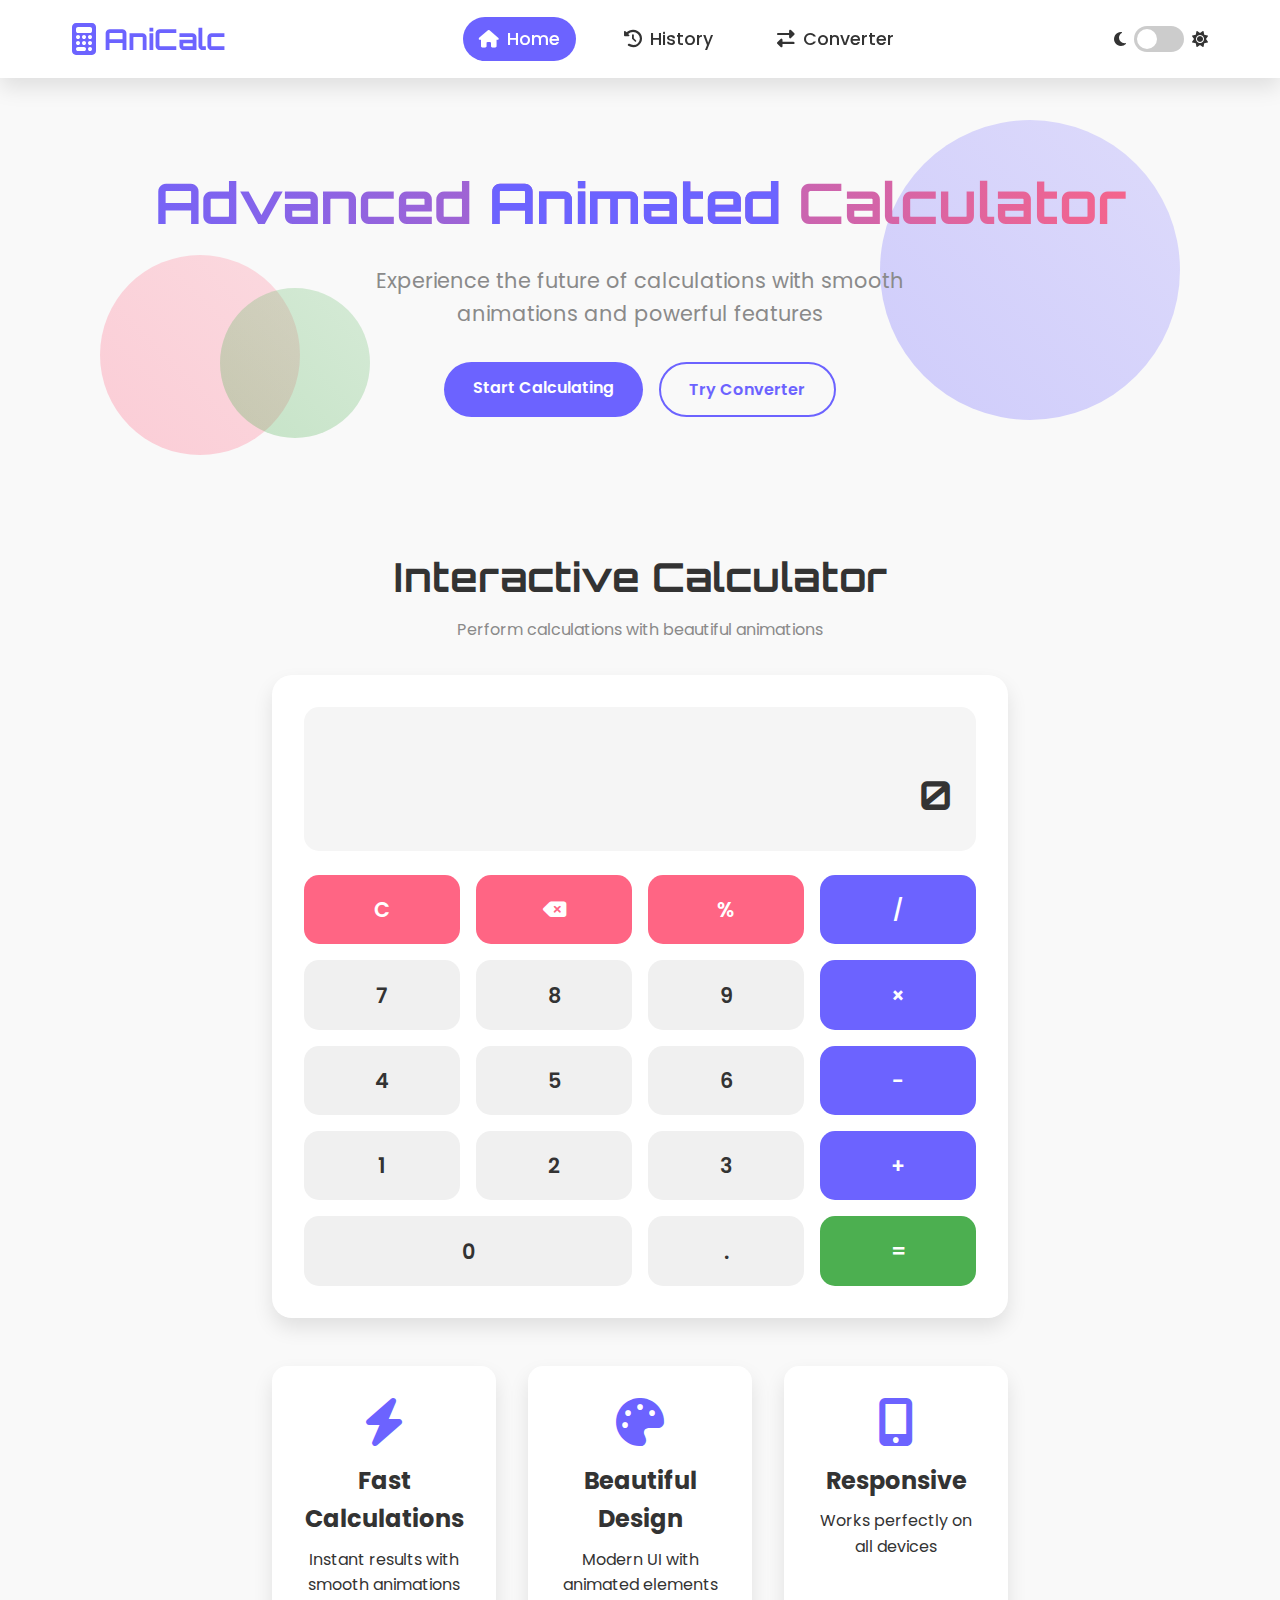
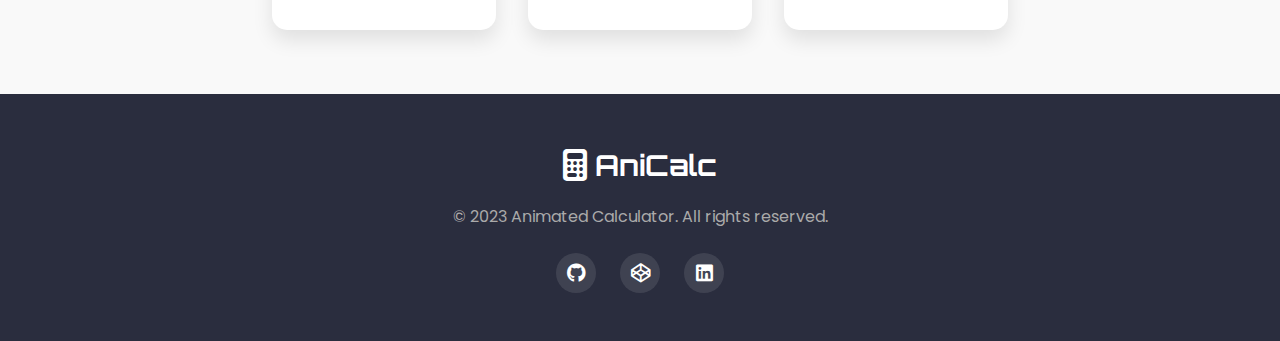
<file: index.html>
<!DOCTYPE html>
<html lang="en">
<head>
    <meta charset="UTF-8">
    <meta name="viewport" content="width=device-width, initial-scale=1.0">
    <title>Animated Calculator | Home</title>
    <link rel="stylesheet" href="style.css">
    <link rel="stylesheet" href="https://cdnjs.cloudflare.com/ajax/libs/font-awesome/6.4.0/css/all.min.css">
    <link href="https://fonts.googleapis.com/css2?family=Poppins:wght@300;400;500;600;700&family=Orbitron:wght@400;500;700&display=swap" rel="stylesheet">
</head>
<body>
    <!-- Navigation -->
    <nav class="navbar">
        <div class="nav-container">
            <div class="logo">
                <i class="fas fa-calculator"></i>
                <span>AniCalc</span>
            </div>
            <ul class="nav-menu">
                <li><a href="index.html" class="active"><i class="fas fa-home"></i> Home</a></li>
                <li><a href="history.html"><i class="fas fa-history"></i> History</a></li>
                <li><a href="converter.html"><i class="fas fa-exchange-alt"></i> Converter</a></li>
            </ul>
            <div class="theme-toggle">
                <i class="fas fa-moon"></i>
                <div class="toggle-switch">
                    <div class="toggle-circle"></div>
                </div>
                <i class="fas fa-sun"></i>
            </div>
        </div>
    </nav>

    <!-- Hero Section -->
    <section class="hero">
        <div class="hero-content">
            <h1 class="animated-title">Advanced <span class="highlight">Animated</span> Calculator</h1>
            <p class="subtitle">Experience the future of calculations with smooth animations and powerful features</p>
            <div class="hero-btns">
                <a href="#calculator" class="btn-primary">Start Calculating</a>
                <a href="converter.html" class="btn-secondary">Try Converter</a>
            </div>
        </div>
        <div class="hero-animation">
            <div class="floating-shape shape1"></div>
            <div class="floating-shape shape2"></div>
            <div class="floating-shape shape3"></div>
        </div>
    </section>

    <!-- Calculator Section -->
    <section id="calculator" class="calculator-section">
        <h2 class="section-title">Interactive Calculator</h2>
        <p class="section-subtitle">Perform calculations with beautiful animations</p>
        
        <div class="calculator-container">
            <div class="calculator-display">
                <div class="display-history"></div>
                <div class="display-input">0</div>
            </div>
            
            <div class="calculator-buttons">
                <button class="calc-btn function" data-action="clear">C</button>
                <button class="calc-btn function" data-action="backspace"><i class="fas fa-backspace"></i></button>
                <button class="calc-btn function" data-action="percentage">%</button>
                <button class="calc-btn operator" data-action="divide">/</button>
                
                <button class="calc-btn number" data-number="7">7</button>
                <button class="calc-btn number" data-number="8">8</button>
                <button class="calc-btn number" data-number="9">9</button>
                <button class="calc-btn operator" data-action="multiply">×</button>
                
                <button class="calc-btn number" data-number="4">4</button>
                <button class="calc-btn number" data-number="5">5</button>
                <button class="calc-btn number" data-number="6">6</button>
                <button class="calc-btn operator" data-action="subtract">−</button>
                
                <button class="calc-btn number" data-number="1">1</button>
                <button class="calc-btn number" data-number="2">2</button>
                <button class="calc-btn number" data-number="3">3</button>
                <button class="calc-btn operator" data-action="add">+</button>
                
                <button class="calc-btn number zero" data-number="0">0</button>
                <button class="calc-btn number" data-number=".">.</button>
                <button class="calc-btn equals" data-action="equals">=</button>
            </div>
        </div>
        
        <div class="calculator-features">
            <div class="feature">
                <i class="fas fa-bolt"></i>
                <h3>Fast Calculations</h3>
                <p>Instant results with smooth animations</p>
            </div>
            <div class="feature">
                <i class="fas fa-palette"></i>
                <h3>Beautiful Design</h3>
                <p>Modern UI with animated elements</p>
            </div>
            <div class="feature">
                <i class="fas fa-mobile-alt"></i>
                <h3>Responsive</h3>
                <p>Works perfectly on all devices</p>
            </div>
        </div>
    </section>

    <!-- Footer -->
    <footer>
        <div class="footer-content">
            <div class="footer-logo">
                <i class="fas fa-calculator"></i>
                <span>AniCalc</span>
            </div>
            <p class="footer-text">© 2023 Animated Calculator. All rights reserved.</p>
            <div class="footer-social">
                <a href="#"><i class="fab fa-github"></i></a>
                <a href="#"><i class="fab fa-codepen"></i></a>
                <a href="#"><i class="fab fa-linkedin"></i></a>
            </div>
        </div>
    </footer>

    <script src="script.js"></script>
</body>

</html>
</file>
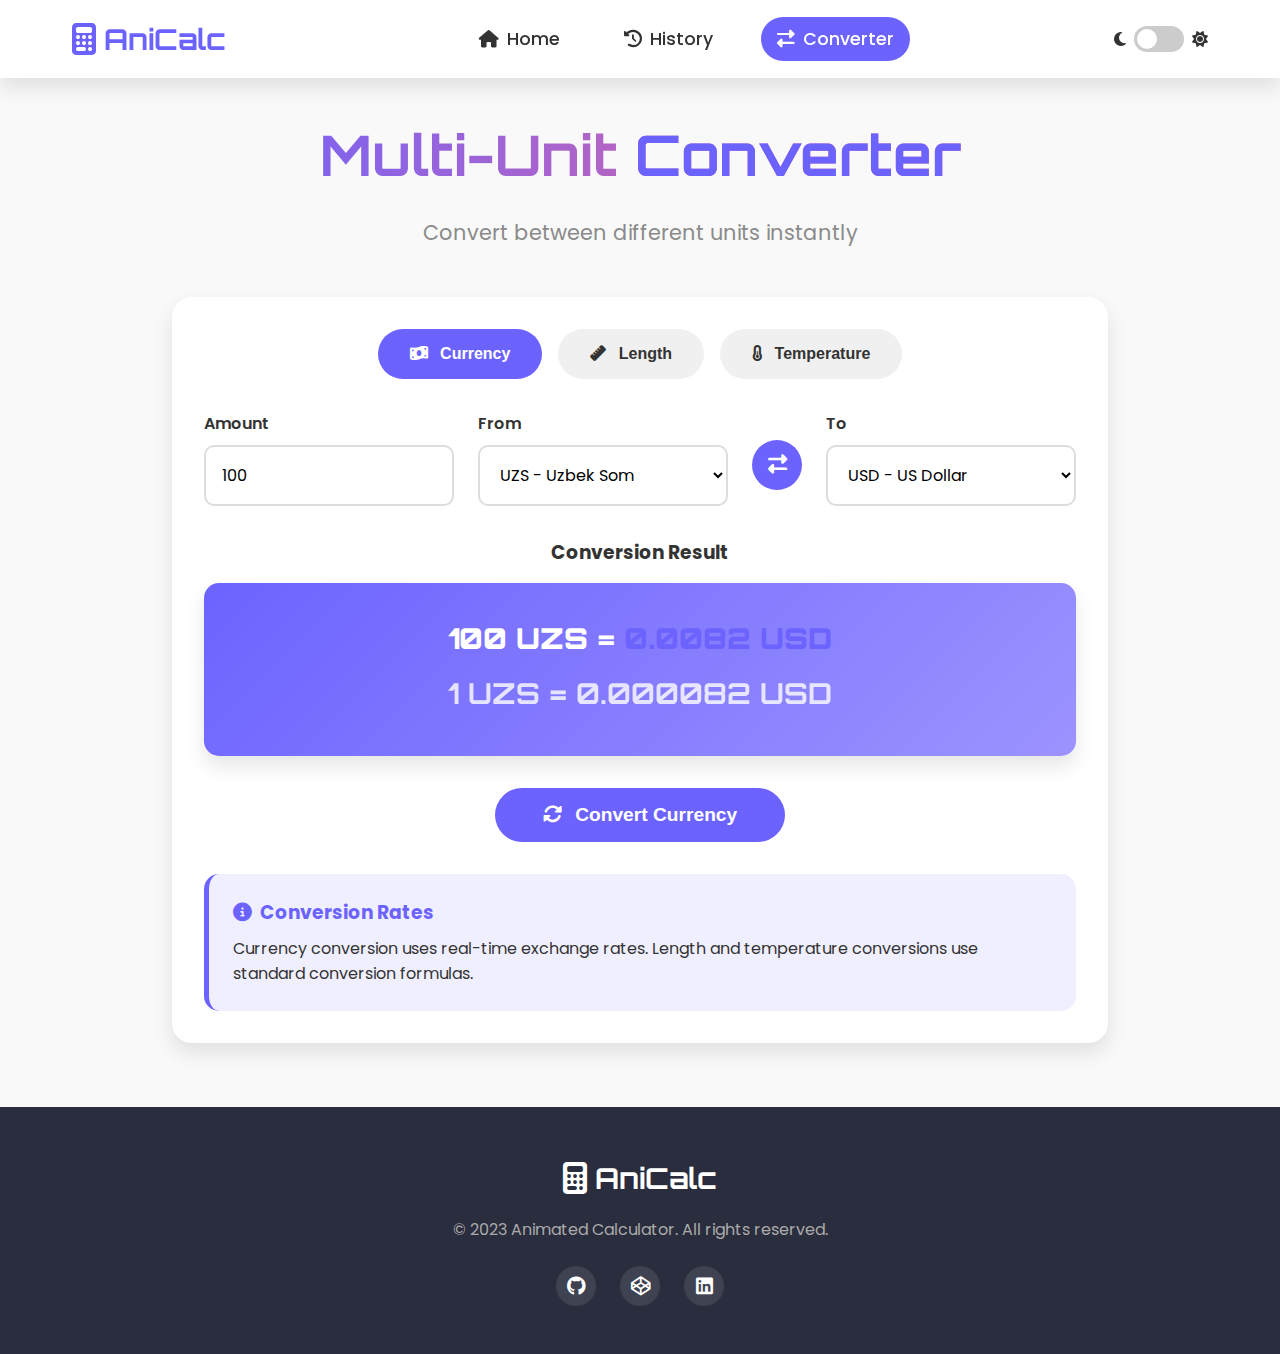
<file: converter.html>
<!DOCTYPE html>
<html lang="en">
<head>
    <meta charset="UTF-8">
    <meta name="viewport" content="width=device-width, initial-scale=1.0">
    <title>Animated Calculator | Converter</title>
    <link rel="stylesheet" href="style.css">
    <link rel="stylesheet" href="https://cdnjs.cloudflare.com/ajax/libs/font-awesome/6.4.0/css/all.min.css">
    <link href="https://fonts.googleapis.com/css2?family=Poppins:wght@300;400;500;600;700&family=Orbitron:wght@400;500;700&display=swap" rel="stylesheet">
</head>
<body>
    <!-- Navigation -->
    <nav class="navbar">
        <div class="nav-container">
            <div class="logo">
                <i class="fas fa-calculator"></i>
                <span>AniCalc</span>
            </div>
            <ul class="nav-menu">
                <li><a href="index.html"><i class="fas fa-home"></i> Home</a></li>
                <li><a href="history.html"><i class="fas fa-history"></i> History</a></li>
                <li><a href="converter.html" class="active"><i class="fas fa-exchange-alt"></i> Converter</a></li>
            </ul>
            <div class="theme-toggle">
                <i class="fas fa-moon"></i>
                <div class="toggle-switch">
                    <div class="toggle-circle"></div>
                </div>
                <i class="fas fa-sun"></i>
            </div>
        </div>
    </nav>

    <!-- Converter Section -->
    <section class="converter-section">
        <div class="converter-header">
            <h1 class="animated-title">Multi-Unit <span class="highlight">Converter</span></h1>
            <p class="subtitle">Convert between different units instantly</p>
        </div>
        
        <div class="converter-container">
            <div class="converter-tabs">
                <button class="converter-tab active" data-converter="currency">
                    <i class="fas fa-money-bill-wave"></i> Currency
                </button>
                <button class="converter-tab" data-converter="length">
                    <i class="fas fa-ruler"></i> Length
                </button>
                <button class="converter-tab" data-converter="temperature">
                    <i class="fas fa-thermometer-half"></i> Temperature
                </button>
            </div>
            
            <!-- Currency Converter -->
            <div class="converter-content active" id="currency-converter">
                <div class="converter-inputs">
                    <div class="input-group">
                        <label for="currency-amount">Amount</label>
                        <input type="number" id="currency-amount" value="100" min="0" step="0.01">
                    </div>
                    
                    <div class="input-group">
                        <label for="from-currency">From</label>
                        <select id="from-currency">
                            <option value="USD">USD - US Dollar</option>
                            <option value="EUR">EUR - Euro</option>
                            <option value="GBP">GBP - British Pound</option>
                            <option value="JPY">JPY - Japanese Yen</option>
                            <option value="UZS" selected>UZS - Uzbek Som</option>
                            <option value="RUB">RUB - Russian Ruble</option>
                            <option value="CNY">CNY - Chinese Yuan</option>
                        </select>
                    </div>
                    
                    <div class="swap-button">
                        <button id="swap-currencies">
                            <i class="fas fa-exchange-alt"></i>
                        </button>
                    </div>
                    
                    <div class="input-group">
                        <label for="to-currency">To</label>
                        <select id="to-currency">
                            <option value="USD" selected>USD - US Dollar</option>
                            <option value="EUR">EUR - Euro</option>
                            <option value="GBP">GBP - British Pound</option>
                            <option value="JPY">JPY - Japanese Yen</option>
                            <option value="UZS">UZS - Uzbek Som</option>
                            <option value="RUB">RUB - Russian Ruble</option>
                            <option value="CNY">CNY - Chinese Yuan</option>
                        </select>
                    </div>
                </div>
                
                <div class="converter-result">
                    <h3>Conversion Result</h3>
                    <div class="result-box">
                        <p id="currency-result">100 UZS = 0.0082 USD</p>
                        <p class="result-date" id="currency-date">Exchange rates update daily</p>
                    </div>
                </div>
                
                <button id="convert-currency" class="btn-primary convert-btn">
                    <i class="fas fa-sync-alt"></i> Convert Currency
                </button>
            </div>
            
            <!-- Length Converter -->
            <div class="converter-content" id="length-converter">
                <div class="converter-inputs">
                    <div class="input-group">
                        <label for="length-value">Value</label>
                        <input type="number" id="length-value" value="1" min="0" step="0.01">
                    </div>
                    
                    <div class="input-group">
                        <label for="from-length">From</label>
                        <select id="from-length">
                            <option value="meter">Meter (m)</option>
                            <option value="kilometer">Kilometer (km)</option>
                            <option value="centimeter">Centimeter (cm)</option>
                            <option value="millimeter">Millimeter (mm)</option>
                            <option value="mile">Mile (mi)</option>
                            <option value="yard">Yard (yd)</option>
                            <option value="foot">Foot (ft)</option>
                            <option value="inch">Inch (in)</option>
                        </select>
                    </div>
                    
                    <div class="swap-button">
                        <button id="swap-length">
                            <i class="fas fa-exchange-alt"></i>
                        </button>
                    </div>
                    
                    <div class="input-group">
                        <label for="to-length">To</label>
                        <select id="to-length">
                            <option value="foot">Foot (ft)</option>
                            <option value="meter">Meter (m)</option>
                            <option value="kilometer">Kilometer (km)</option>
                            <option value="centimeter">Centimeter (cm)</option>
                            <option value="millimeter">Millimeter (mm)</option>
                            <option value="mile">Mile (mi)</option>
                            <option value="yard">Yard (yd)</option>
                            <option value="inch">Inch (in)</option>
                        </select>
                    </div>
                </div>
                
                <div class="converter-result">
                    <h3>Conversion Result</h3>
                    <div class="result-box">
                        <p id="length-result">1 m = 3.2808 ft</p>
                        <p class="result-date">Length conversion</p>
                    </div>
                </div>
                
                <button id="convert-length" class="btn-primary convert-btn">
                    <i class="fas fa-sync-alt"></i> Convert Length
                </button>
            </div>
            
            <!-- Temperature Converter -->
            <div class="converter-content" id="temperature-converter">
                <div class="converter-inputs">
                    <div class="input-group">
                        <label for="temp-value">Temperature</label>
                        <input type="number" id="temp-value" value="0" step="0.1">
                    </div>
                    
                    <div class="input-group">
                        <label for="from-temp">From</label>
                        <select id="from-temp">
                            <option value="celsius">Celsius (°C)</option>
                            <option value="fahrenheit">Fahrenheit (°F)</option>
                            <option value="kelvin">Kelvin (K)</option>
                        </select>
                    </div>
                    
                    <div class="swap-button">
                        <button id="swap-temp">
                            <i class="fas fa-exchange-alt"></i>
                        </button>
                    </div>
                    
                    <div class="input-group">
                        <label for="to-temp">To</label>
                        <select id="to-temp">
                            <option value="fahrenheit">Fahrenheit (°F)</option>
                            <option value="celsius">Celsius (°C)</option>
                            <option value="kelvin">Kelvin (K)</option>
                        </select>
                    </div>
                </div>
                
                <div class="converter-result">
                    <h3>Conversion Result</h3>
                    <div class="result-box">
                        <p id="temp-result">0 °C = 32 °F</p>
                        <p class="result-date">Temperature conversion</p>
                    </div>
                </div>
                
                <button id="convert-temp" class="btn-primary convert-btn">
                    <i class="fas fa-sync-alt"></i> Convert Temperature
                </button>
            </div>
            
            <div class="conversion-info">
                <h3><i class="fas fa-info-circle"></i> Conversion Rates</h3>
                <p>Currency conversion uses real-time exchange rates. Length and temperature conversions use standard conversion formulas.</p>
            </div>
        </div>
    </section>

    <!-- Footer -->
    <footer>
        <div class="footer-content">
            <div class="footer-logo">
                <i class="fas fa-calculator"></i>
                <span>AniCalc</span>
            </div>
            <p class="footer-text">© 2023 Animated Calculator. All rights reserved.</p>
            <div class="footer-social">
                <a href="#"><i class="fab fa-github"></i></a>
                <a href="#"><i class="fab fa-codepen"></i></a>
                <a href="#"><i class="fab fa-linkedin"></i></a>
            </div>
        </div>
    </footer>

    <script src="script.js"></script>
</body>
</html>
</file>
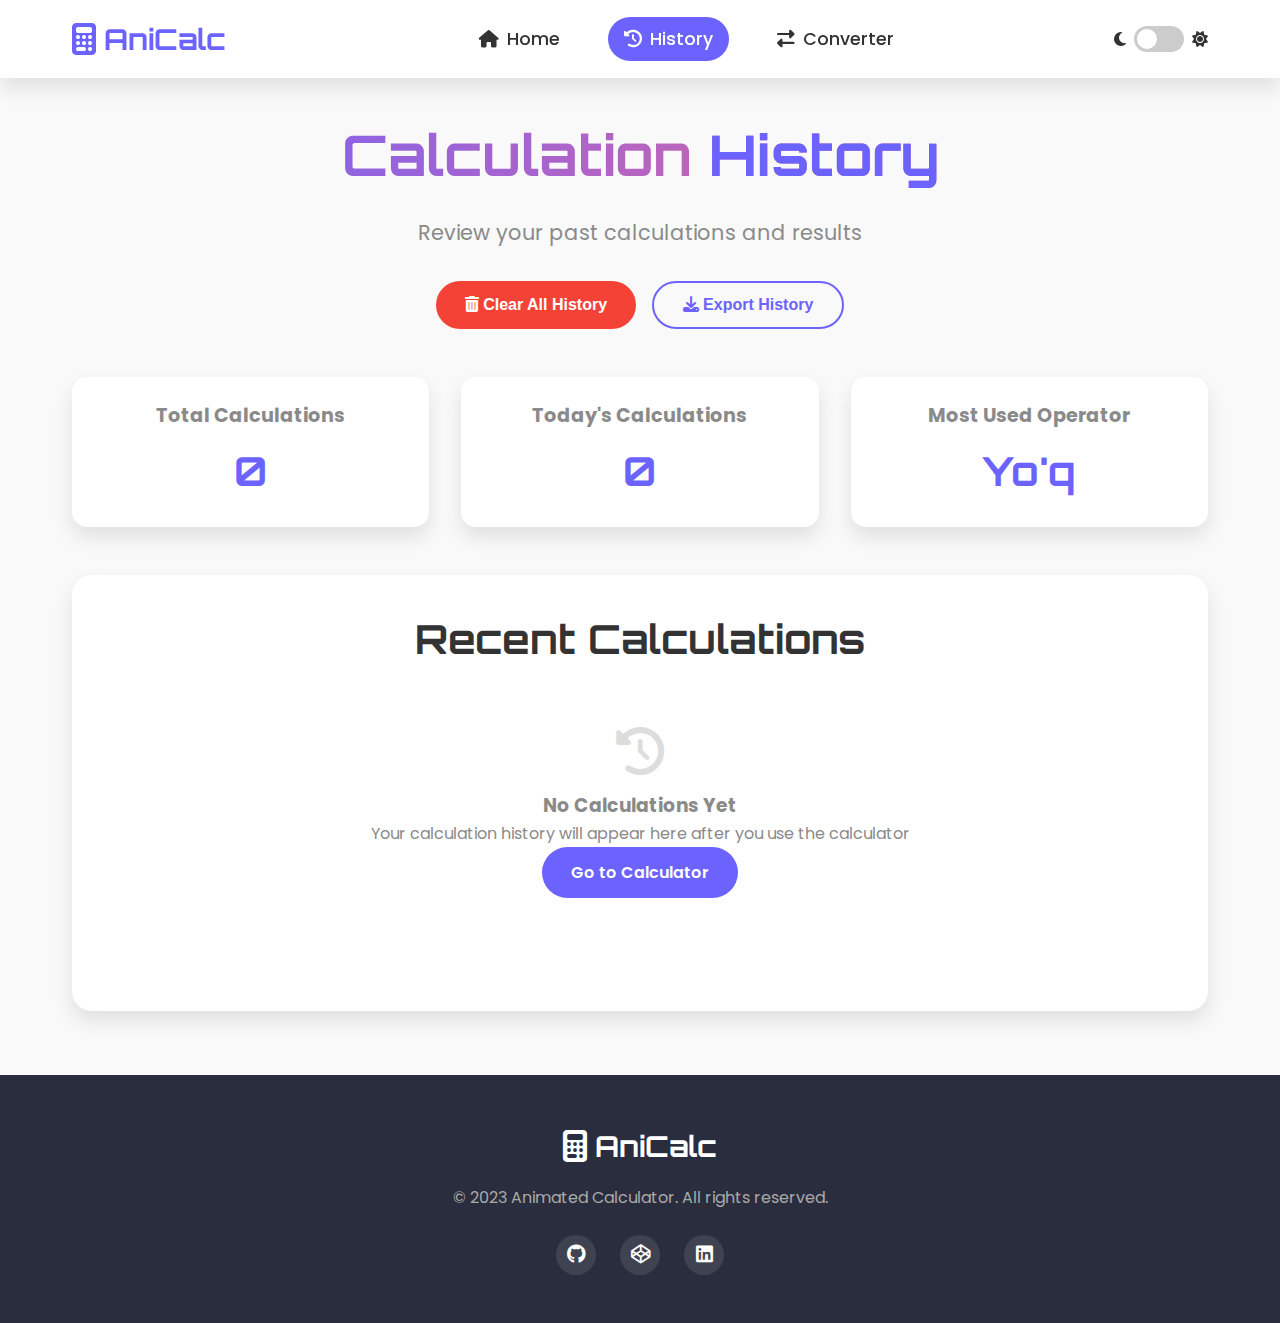
<file: history.html>
<!DOCTYPE html>
<html lang="en">
<head>
    <meta charset="UTF-8">
    <meta name="viewport" content="width=device-width, initial-scale=1.0">
    <title>Animated Calculator | History</title>
    <link rel="stylesheet" href="style.css">
    <link rel="stylesheet" href="https://cdnjs.cloudflare.com/ajax/libs/font-awesome/6.4.0/css/all.min.css">
    <link href="https://fonts.googleapis.com/css2?family=Poppins:wght@300;400;500;600;700&family=Orbitron:wght@400;500;700&display=swap" rel="stylesheet">
</head>
<body>
    <!-- Navigation -->
    <nav class="navbar">
        <div class="nav-container">
            <div class="logo">
                <i class="fas fa-calculator"></i>
                <span>AniCalc</span>
            </div>
            <ul class="nav-menu">
                <li><a href="index.html"><i class="fas fa-home"></i> Home</a></li>
                <li><a href="history.html" class="active"><i class="fas fa-history"></i> History</a></li>
                <li><a href="converter.html"><i class="fas fa-exchange-alt"></i> Converter</a></li>
            </ul>
            <div class="theme-toggle">
                <i class="fas fa-moon"></i>
                <div class="toggle-switch">
                    <div class="toggle-circle"></div>
                </div>
                <i class="fas fa-sun"></i>
            </div>
        </div>
    </nav>

    <!-- History Section -->
    <section class="history-section">
        <div class="history-header">
            <h1 class="animated-title">Calculation <span class="highlight">History</span></h1>
            <p class="subtitle">Review your past calculations and results</p>
            <div class="history-controls">
                <button id="clear-history" class="btn-danger">
                    <i class="fas fa-trash-alt"></i> Clear All History
                </button>
                <button id="export-history" class="btn-secondary">
                    <i class="fas fa-download"></i> Export History
                </button>
            </div>
        </div>
        
        <div class="history-container">
            <div class="history-stats">
                <div class="stat-card">
                    <h3>Total Calculations</h3>
                    <p class="stat-number" id="total-calculations">0</p>
                </div>
                <div class="stat-card">
                    <h3>Today's Calculations</h3>
                    <p class="stat-number" id="today-calculations">0</p>
                </div>
                <div class="stat-card">
                    <h3>Most Used Operator</h3>
                    <p class="stat-number" id="most-used-operator">+</p>
                </div>
            </div>
            
            <div class="history-list-container">
                <h2 class="section-title">Recent Calculations</h2>
                <div class="history-list" id="history-list">
                    <!-- History items will be dynamically added here -->
                    <div class="empty-history">
                        <i class="fas fa-history fa-3x"></i>
                        <h3>No Calculations Yet</h3>
                        <p>Your calculation history will appear here after you use the calculator</p>
                        <a href="index.html#calculator" class="btn-primary">Go to Calculator</a>
                    </div>
                </div>
            </div>
        </div>
    </section>

    <!-- Footer -->
    <footer>
        <div class="footer-content">
            <div class="footer-logo">
                <i class="fas fa-calculator"></i>
                <span>AniCalc</span>
            </div>
            <p class="footer-text">© 2023 Animated Calculator. All rights reserved.</p>
            <div class="footer-social">
                <a href="#"><i class="fab fa-github"></i></a>
                <a href="#"><i class="fab fa-codepen"></i></a>
                <a href="#"><i class="fab fa-linkedin"></i></a>
            </div>
        </div>
    </footer>

    <script src="script.js"></script>
</body>
</html>
</file>
<file: style.css>
/* CSS Reset and Base Styles */
* {
    margin: 0;
    padding: 0;
    box-sizing: border-box;
}

:root {
    --primary-color: #6c63ff;
    --secondary-color: #ff6584;
    --dark-color: #2a2d3e;
    --light-color: #f9f9f9;
    --gray-color: #8a8a8a;
    --success-color: #4caf50;
    --warning-color: #ff9800;
    --danger-color: #f44336;
    --shadow: 0 10px 20px rgba(0, 0, 0, 0.1);
    --transition: all 0.3s ease;
}

body {
    font-family: 'Poppins', sans-serif;
    background-color: var(--light-color);
    color: #333;
    line-height: 1.6;
    transition: var(--transition);
    overflow-x: hidden;
}

body.dark-mode {
    background-color: #121212;
    color: #f0f0f0;
}

/* Navigation */
.navbar {
    background-color: white;
    box-shadow: var(--shadow);
    position: sticky;
    top: 0;
    z-index: 1000;
    transition: var(--transition);
}

body.dark-mode .navbar {
    background-color: #1e1e1e;
    color: #f0f0f0;
}

.nav-container {
    max-width: 1200px;
    margin: 0 auto;
    display: flex;
    justify-content: space-between;
    align-items: center;
    padding: 1rem 2rem;
}

.logo {
    display: flex;
    align-items: center;
    font-size: 1.8rem;
    font-weight: 700;
    color: var(--primary-color);
    font-family: 'Orbitron', sans-serif;
}

.logo i {
    margin-right: 0.5rem;
    font-size: 2rem;
}

.nav-menu {
    display: flex;
    list-style: none;
}

.nav-menu li {
    margin-left: 2rem;
}

.nav-menu a {
    text-decoration: none;
    color: #333;
    font-weight: 500;
    font-size: 1.1rem;
    padding: 0.5rem 1rem;
    border-radius: 50px;
    transition: var(--transition);
    display: flex;
    align-items: center;
}

body.dark-mode .nav-menu a {
    color: #f0f0f0;
}

.nav-menu a i {
    margin-right: 0.5rem;
}

.nav-menu a:hover {
    background-color: rgba(108, 99, 255, 0.1);
    color: var(--primary-color);
}

.nav-menu a.active {
    background-color: var(--primary-color);
    color: white;
}

.theme-toggle {
    display: flex;
    align-items: center;
    gap: 0.5rem;
}

.toggle-switch {
    width: 50px;
    height: 26px;
    background-color: #ccc;
    border-radius: 50px;
    position: relative;
    cursor: pointer;
    transition: var(--transition);
}

body.dark-mode .toggle-switch {
    background-color: var(--primary-color);
}

.toggle-circle {
    position: absolute;
    width: 20px;
    height: 20px;
    background-color: white;
    border-radius: 50%;
    top: 3px;
    left: 3px;
    transition: var(--transition);
}

body.dark-mode .toggle-circle {
    left: 27px;
}

/* Hero Section */
.hero {
    position: relative;
    padding: 5rem 2rem;
    text-align: center;
    max-width: 1200px;
    margin: 0 auto;
    overflow: hidden;
}

.hero-content {
    position: relative;
    z-index: 2;
}

.animated-title {
    font-size: 3.5rem;
    font-weight: 700;
    margin-bottom: 1rem;
    font-family: 'Orbitron', sans-serif;
    background: linear-gradient(90deg, var(--primary-color), var(--secondary-color));
    -webkit-background-clip: text;
    background-clip: text;
    color: transparent;
    animation: fadeInUp 1s ease;
}

.highlight {
    color: var(--primary-color);
}

body.dark-mode .highlight {
    color: var(--secondary-color);
}

.subtitle {
    font-size: 1.3rem;
    color: var(--gray-color);
    max-width: 600px;
    margin: 0 auto 2rem;
}

body.dark-mode .subtitle {
    color: #aaa;
}

.hero-btns {
    display: flex;
    justify-content: center;
    gap: 1rem;
    margin-top: 2rem;
}

.btn-primary, .btn-secondary, .btn-danger {
    padding: 0.8rem 1.8rem;
    border-radius: 50px;
    font-weight: 600;
    font-size: 1rem;
    cursor: pointer;
    transition: var(--transition);
    border: none;
    text-decoration: none;
    display: inline-block;
}

.btn-primary {
    background-color: var(--primary-color);
    color: white;
}

.btn-primary:hover {
    background-color: #5a52e0;
    transform: translateY(-3px);
    box-shadow: 0 10px 20px rgba(108, 99, 255, 0.3);
}

.btn-secondary {
    background-color: transparent;
    color: var(--primary-color);
    border: 2px solid var(--primary-color);
}

.btn-secondary:hover {
    background-color: rgba(108, 99, 255, 0.1);
    transform: translateY(-3px);
}

.btn-danger {
    background-color: var(--danger-color);
    color: white;
}

.btn-danger:hover {
    background-color: #d32f2f;
    transform: translateY(-3px);
}

.hero-animation {
    position: absolute;
    width: 100%;
    height: 100%;
    top: 0;
    left: 0;
    overflow: hidden;
    z-index: 1;
}

.floating-shape {
    position: absolute;
    border-radius: 50%;
    opacity: 0.3;
    animation: float 6s ease-in-out infinite;
}

.shape1 {
    width: 300px;
    height: 300px;
    background: linear-gradient(45deg, var(--primary-color), #9c93ff);
    top: 10%;
    right: 5%;
    animation-delay: 0s;
}

.shape2 {
    width: 200px;
    height: 200px;
    background: linear-gradient(45deg, var(--secondary-color), #ff8fa3);
    bottom: 10%;
    left: 5%;
    animation-delay: 2s;
}

.shape3 {
    width: 150px;
    height: 150px;
    background: linear-gradient(45deg, #4caf50, #81c784);
    top: 50%;
    left: 15%;
    animation-delay: 4s;
}

/* Calculator Section */
.calculator-section {
    max-width: 800px;
    margin: 3rem auto;
    padding: 0 2rem;
}

.section-title {
    font-size: 2.5rem;
    text-align: center;
    margin-bottom: 0.5rem;
    font-family: 'Orbitron', sans-serif;
}

.section-subtitle {
    text-align: center;
    color: var(--gray-color);
    margin-bottom: 2rem;
}

.calculator-container {
    background-color: white;
    border-radius: 20px;
    box-shadow: var(--shadow);
    padding: 2rem;
    margin-bottom: 3rem;
    transition: var(--transition);
}

body.dark-mode .calculator-container {
    background-color: #1e1e1e;
}

.calculator-display {
    background-color: #f5f5f5;
    border-radius: 15px;
    padding: 1.5rem;
    margin-bottom: 1.5rem;
    text-align: right;
    min-height: 120px;
    display: flex;
    flex-direction: column;
    justify-content: flex-end;
    font-family: 'Orbitron', sans-serif;
    transition: var(--transition);
}

body.dark-mode .calculator-display {
    background-color: #2a2d3e;
}

.display-history {
    font-size: 1.2rem;
    color: var(--gray-color);
    min-height: 1.5rem;
    margin-bottom: 0.5rem;
}

.display-input {
    font-size: 2.5rem;
    font-weight: 700;
    word-break: break-all;
    transition: var(--transition);
}

.calculator-buttons {
    display: grid;
    grid-template-columns: repeat(4, 1fr);
    gap: 1rem;
}

.calc-btn {
    padding: 1.2rem;
    font-size: 1.3rem;
    font-weight: 600;
    border: none;
    border-radius: 15px;
    cursor: pointer;
    transition: var(--transition);
    font-family: 'Poppins', sans-serif;
    display: flex;
    align-items: center;
    justify-content: center;
}

.calc-btn:active {
    transform: scale(0.95);
}

.calc-btn.number {
    background-color: #f0f0f0;
    color: #333;
}

body.dark-mode .calc-btn.number {
    background-color: #2a2d3e;
    color: #f0f0f0;
}

.calc-btn.number:hover {
    background-color: #e0e0e0;
}

body.dark-mode .calc-btn.number:hover {
    background-color: #3a3d4e;
}

.calc-btn.zero {
    grid-column: span 2;
}

.calc-btn.operator {
    background-color: var(--primary-color);
    color: white;
}

.calc-btn.operator:hover {
    background-color: #5a52e0;
}

.calc-btn.function {
    background-color: #ff6584;
    color: white;
}

.calc-btn.function:hover {
    background-color: #ff4c72;
}

.calc-btn.equals {
    background-color: #4caf50;
    color: white;
}

.calc-btn.equals:hover {
    background-color: #3d8b40;
}

.calculator-features {
    display: flex;
    justify-content: space-between;
    flex-wrap: wrap;
    gap: 2rem;
    margin-top: 3rem;
}

.feature {
    flex: 1;
    min-width: 200px;
    text-align: center;
    padding: 2rem;
    background-color: white;
    border-radius: 15px;
    box-shadow: var(--shadow);
    transition: var(--transition);
}

body.dark-mode .feature {
    background-color: #1e1e1e;
}

.feature i {
    font-size: 3rem;
    color: var(--primary-color);
    margin-bottom: 1rem;
}

.feature h3 {
    margin-bottom: 0.5rem;
    font-size: 1.5rem;
}

/* History Page Styles */
.history-section {
    max-width: 1200px;
    margin: 2rem auto;
    padding: 0 2rem;
}

.history-header {
    text-align: center;
    margin-bottom: 3rem;
}

.history-controls {
    display: flex;
    justify-content: center;
    gap: 1rem;
    margin-top: 2rem;
}

.history-stats {
    display: flex;
    justify-content: space-between;
    flex-wrap: wrap;
    gap: 2rem;
    margin-bottom: 3rem;
}

.stat-card {
    flex: 1;
    min-width: 200px;
    background-color: white;
    border-radius: 15px;
    padding: 1.5rem;
    box-shadow: var(--shadow);
    text-align: center;
    transition: var(--transition);
}

body.dark-mode .stat-card {
    background-color: #1e1e1e;
}

.stat-card h3 {
    font-size: 1.2rem;
    color: var(--gray-color);
    margin-bottom: 0.5rem;
}

.stat-number {
    font-size: 2.5rem;
    font-weight: 700;
    color: var(--primary-color);
    font-family: 'Orbitron', sans-serif;
}

.history-list-container {
    background-color: white;
    border-radius: 20px;
    box-shadow: var(--shadow);
    padding: 2rem;
    transition: var(--transition);
}

body.dark-mode .history-list-container {
    background-color: #1e1e1e;
}

.history-list {
    min-height: 300px;
}

.empty-history {
    text-align: center;
    padding: 3rem 1rem;
    color: var(--gray-color);
}

.empty-history i {
    margin-bottom: 1rem;
    color: #ddd;
}

.history-item {
    display: flex;
    justify-content: space-between;
    align-items: center;
    padding: 1.2rem;
    border-bottom: 1px solid #eee;
    transition: var(--transition);
    animation: fadeIn 0.5s ease;
}

body.dark-mode .history-item {
    border-bottom: 1px solid #333;
}

.history-item:last-child {
    border-bottom: none;
}

.history-item:hover {
    background-color: rgba(108, 99, 255, 0.05);
    border-radius: 10px;
}

body.dark-mode .history-item:hover {
    background-color: rgba(108, 99, 255, 0.1);
}

.history-calculation {
    font-size: 1.1rem;
    font-family: 'Orbitron', sans-serif;
}

.history-result {
    font-size: 1.3rem;
    font-weight: 700;
    color: var(--primary-color);
}

.history-date {
    font-size: 0.9rem;
    color: var(--gray-color);
}

/* Converter Page Styles */
.converter-section {
    max-width: 1000px;
    margin: 2rem auto;
    padding: 0 2rem;
}

.converter-header {
    text-align: center;
    margin-bottom: 3rem;
}

.converter-container {
    background-color: white;
    border-radius: 20px;
    box-shadow: var(--shadow);
    padding: 2rem;
    transition: var(--transition);
}

body.dark-mode .converter-container {
    background-color: #1e1e1e;
}

.converter-tabs {
    display: flex;
    justify-content: center;
    gap: 1rem;
    margin-bottom: 2rem;
    flex-wrap: wrap;
}

.converter-tab {
    padding: 1rem 2rem;
    border: none;
    border-radius: 50px;
    background-color: #f0f0f0;
    color: #333;
    font-weight: 600;
    font-size: 1rem;
    cursor: pointer;
    transition: var(--transition);
}

body.dark-mode .converter-tab {
    background-color: #2a2d3e;
    color: #f0f0f0;
}

.converter-tab.active {
    background-color: var(--primary-color);
    color: white;
}

.converter-tab:hover:not(.active) {
    background-color: #e0e0e0;
}

body.dark-mode .converter-tab:hover:not(.active) {
    background-color: #3a3d4e;
}

.converter-tab i {
    margin-right: 0.5rem;
}

.converter-content {
    display: none;
}

.converter-content.active {
    display: block;
    animation: fadeIn 0.5s ease;
}

.converter-inputs {
    display: flex;
    justify-content: space-between;
    align-items: flex-end;
    flex-wrap: wrap;
    gap: 1.5rem;
    margin-bottom: 2rem;
}

.input-group {
    flex: 1;
    min-width: 200px;
}

.input-group label {
    display: block;
    margin-bottom: 0.5rem;
    font-weight: 600;
    color: #333;
}

body.dark-mode .input-group label {
    color: #f0f0f0;
}

.input-group input, .input-group select {
    width: 100%;
    padding: 1rem;
    border: 2px solid #ddd;
    border-radius: 10px;
    font-size: 1rem;
    font-family: 'Poppins', sans-serif;
    transition: var(--transition);
    background-color: white;
}

body.dark-mode .input-group input,
body.dark-mode .input-group select {
    background-color: #2a2d3e;
    border-color: #444;
    color: #f0f0f0;
}

.input-group input:focus, .input-group select:focus {
    outline: none;
    border-color: var(--primary-color);
    box-shadow: 0 0 0 3px rgba(108, 99, 255, 0.2);
}

.swap-button {
    display: flex;
    align-items: center;
    justify-content: center;
    margin-bottom: 1rem;
}

.swap-button button {
    width: 50px;
    height: 50px;
    border-radius: 50%;
    background-color: var(--primary-color);
    color: white;
    border: none;
    cursor: pointer;
    font-size: 1.2rem;
    display: flex;
    align-items: center;
    justify-content: center;
    transition: var(--transition);
}

.swap-button button:hover {
    background-color: #5a52e0;
    transform: rotate(180deg);
}

.converter-result {
    margin: 2rem 0;
    text-align: center;
}

.converter-result h3 {
    margin-bottom: 1rem;
    color: #333;
}

body.dark-mode .converter-result h3 {
    color: #f0f0f0;
}

.result-box {
    background: linear-gradient(135deg, var(--primary-color), #9c93ff);
    color: white;
    padding: 2rem;
    border-radius: 15px;
    box-shadow: var(--shadow);
}

.result-box p {
    font-size: 1.8rem;
    font-weight: 700;
    margin-bottom: 0.5rem;
    font-family: 'Orbitron', sans-serif;
}

.result-date {
    font-size: 0.9rem;
    opacity: 0.8;
    font-family: 'Poppins', sans-serif;
}

.convert-btn {
    display: block;
    margin: 2rem auto;
    padding: 1rem 3rem;
    font-size: 1.2rem;
}

.convert-btn i {
    margin-right: 0.5rem;
}

.conversion-info {
    background-color: rgba(108, 99, 255, 0.1);
    border-radius: 15px;
    padding: 1.5rem;
    margin-top: 2rem;
    border-left: 5px solid var(--primary-color);
}

body.dark-mode .conversion-info {
    background-color: rgba(108, 99, 255, 0.2);
}

.conversion-info h3 {
    display: flex;
    align-items: center;
    margin-bottom: 0.5rem;
    color: var(--primary-color);
}

.conversion-info h3 i {
    margin-right: 0.5rem;
}

/* Footer */
footer {
    background-color: #2a2d3e;
    color: white;
    padding: 3rem 2rem;
    margin-top: 4rem;
}

body.dark-mode footer {
    background-color: #1a1a1a;
}

.footer-content {
    max-width: 1200px;
    margin: 0 auto;
    display: flex;
    flex-direction: column;
    align-items: center;
    text-align: center;
}

.footer-logo {
    display: flex;
    align-items: center;
    font-size: 1.8rem;
    font-weight: 700;
    margin-bottom: 1rem;
    color: white;
    font-family: 'Orbitron', sans-serif;
}

.footer-logo i {
    margin-right: 0.5rem;
    font-size: 2rem;
}

.footer-text {
    margin-bottom: 1.5rem;
    color: #aaa;
    max-width: 600px;
}

.footer-social {
    display: flex;
    gap: 1.5rem;
}

.footer-social a {
    display: inline-flex;
    align-items: center;
    justify-content: center;
    width: 40px;
    height: 40px;
    background-color: rgba(255, 255, 255, 0.1);
    border-radius: 50%;
    color: white;
    font-size: 1.2rem;
    transition: var(--transition);
    text-decoration: none;
}

.footer-social a:hover {
    background-color: var(--primary-color);
    transform: translateY(-3px);
}

/* Animations */
@keyframes fadeInUp {
    from {
        opacity: 0;
        transform: translateY(30px);
    }
    to {
        opacity: 1;
        transform: translateY(0);
    }
}

@keyframes fadeIn {
    from {
        opacity: 0;
    }
    to {
        opacity: 1;
    }
}

@keyframes float {
    0%, 100% {
        transform: translateY(0) rotate(0deg);
    }
    50% {
        transform: translateY(-20px) rotate(5deg);
    }
}

@keyframes pulse {
    0%, 100% {
        transform: scale(1);
    }
    50% {
        transform: scale(1.05);
    }
}

@keyframes slideIn {
    from {
        opacity: 0;
        transform: translateX(-20px);
    }
    to {
        opacity: 1;
        transform: translateX(0);
    }
}

@keyframes buttonClick {
    0%, 100% {
        transform: scale(1);
    }
    50% {
        transform: scale(0.95);
    }
}

/* Responsive Design */
@media (max-width: 768px) {
    .nav-container {
        flex-direction: column;
        padding: 1rem;
    }
    
    .nav-menu {
        margin-top: 1rem;
        flex-wrap: wrap;
        justify-content: center;
    }
    
    .nav-menu li {
        margin: 0.5rem;
    }
    
    .animated-title {
        font-size: 2.5rem;
    }
    
    .subtitle {
        font-size: 1.1rem;
    }
    
    .hero-btns {
        flex-direction: column;
        align-items: center;
    }
    
    .calculator-buttons {
        gap: 0.8rem;
    }
    
    .calc-btn {
        padding: 1rem;
        font-size: 1.1rem;
    }
    
    .converter-inputs {
        flex-direction: column;
        align-items: center;
    }
    
    .input-group {
        width: 100%;
    }
    
    .swap-button {
        order: 4;
        margin: 1rem 0;
    }
    
    .calculator-features {
        flex-direction: column;
    }
    
    .history-stats {
        flex-direction: column;
    }
}

@media (max-width: 480px) {
    .animated-title {
        font-size: 2rem;
    }
    
    .section-title {
        font-size: 1.8rem;
    }
    
    .calculator-container {
        padding: 1rem;
    }
    
    .calculator-buttons {
        grid-template-columns: repeat(4, 1fr);
        gap: 0.5rem;
    }
    
    .calc-btn {
        padding: 0.8rem;
        font-size: 1rem;
    }
    
    .converter-tabs {
        flex-direction: column;
    }

}
</file>
